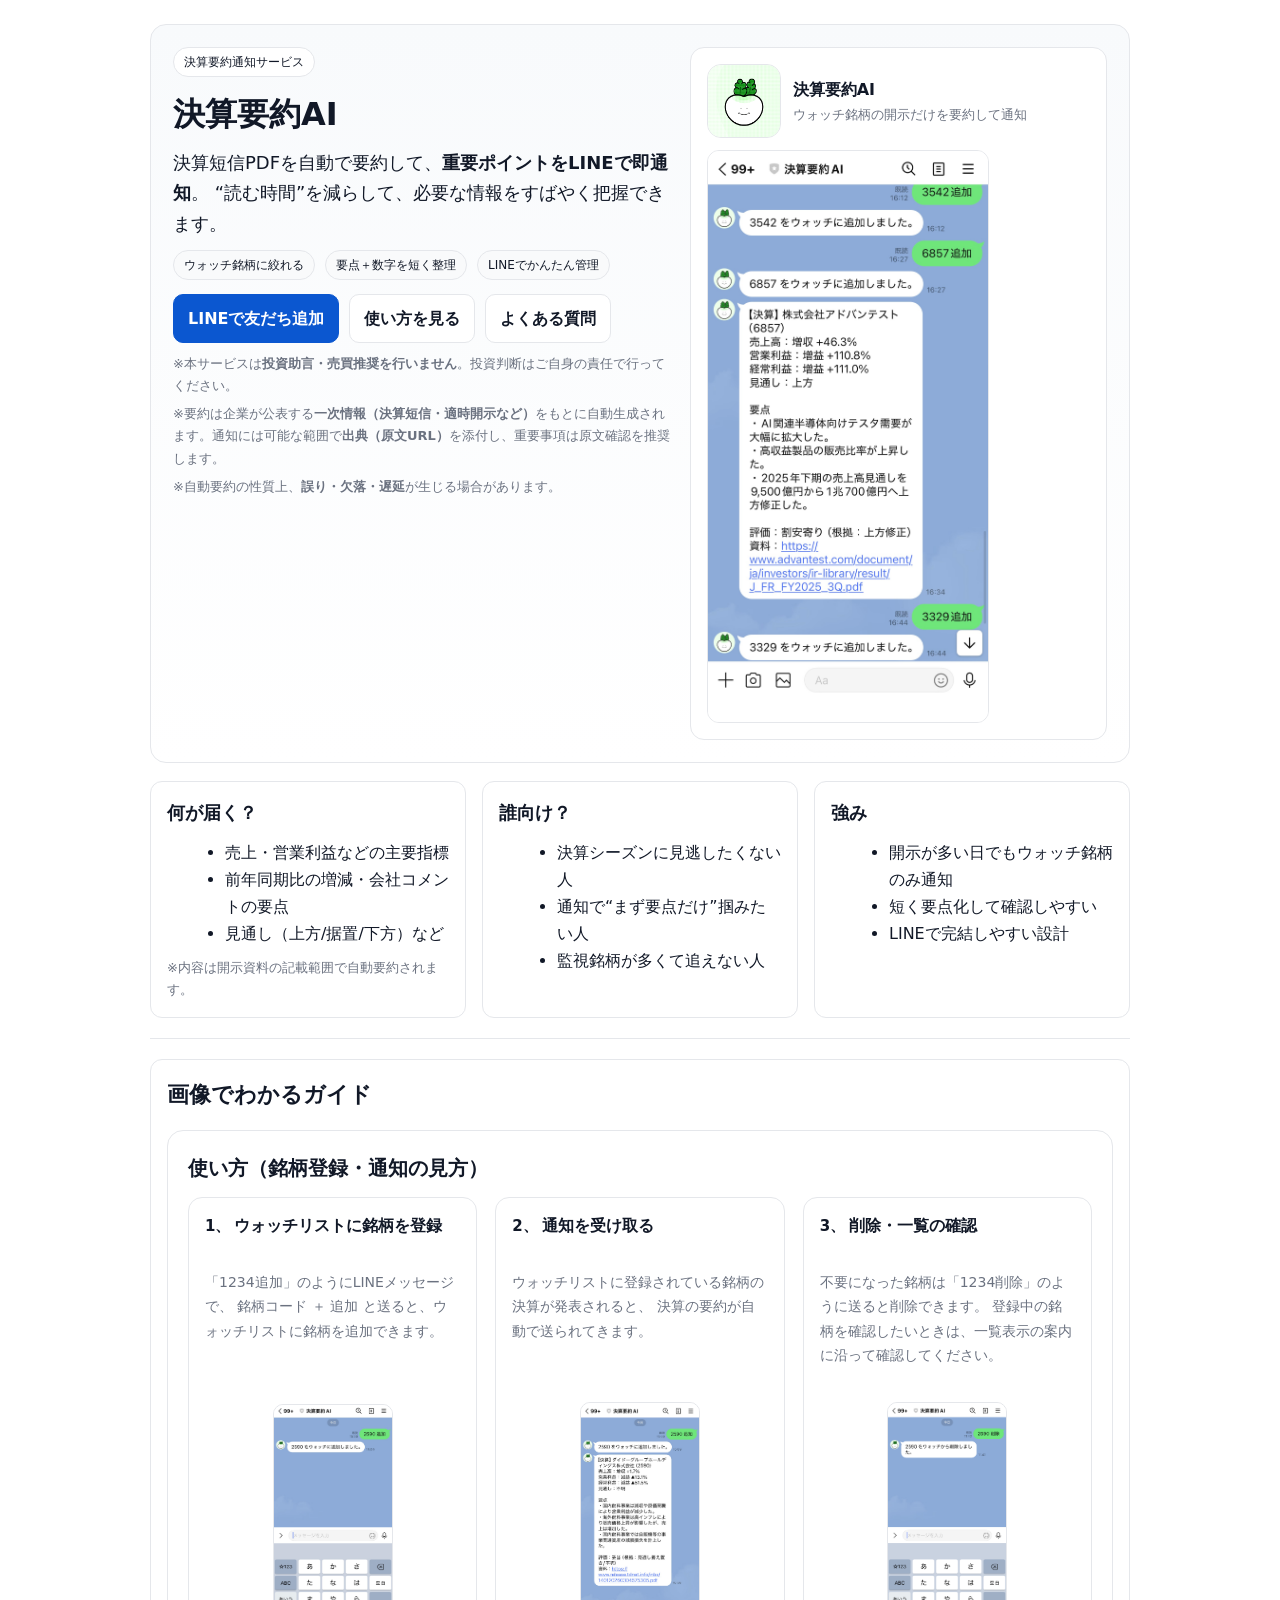
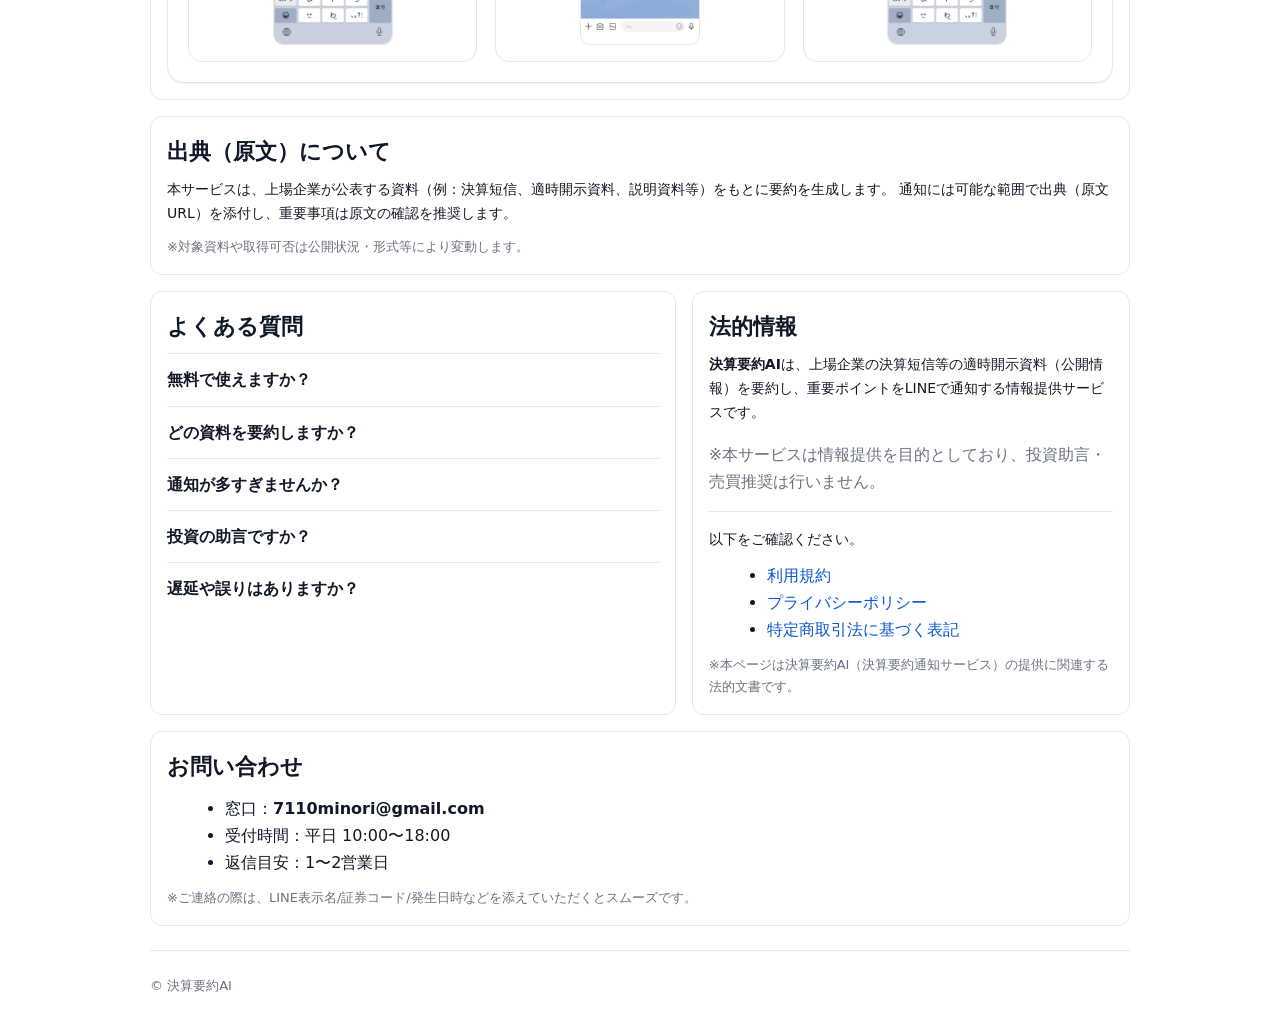
<file: index.html>
<!doctype html>
<html lang="ja">
<head>
  <meta charset="utf-8" />
  <meta name="viewport" content="width=device-width, initial-scale=1" />
  <title>決算要約AI｜決算短信をLINEに即通知</title>
  <meta name="description" content="決算要約AIは、決算短信PDFを自動で要約し、重要ポイントをLINEで通知するサービスです。ウォッチ銘柄に絞って見逃しを防ぎます。" />
  <link rel="stylesheet" href="./styles.css" />
</head>

<body>
  <header class="hero grid grid-2">
    <div>
      <span class="badge">決算要約通知サービス</span>

      <h1 class="h1">決算要約AI</h1>

      <p class="lead">
        決算短信PDFを自動で要約して、<b>重要ポイントをLINEで即通知</b>。
        “読む時間”を減らして、必要な情報をすばやく把握できます。
      </p>

      <div class="kpis">
        <span class="badge badge-kpi">ウォッチ銘柄に絞れる</span>
        <span class="badge badge-kpi">要点＋数字を短く整理</span>
        <span class="badge badge-kpi">LINEでかんたん管理</span>
      </div>

      <div class="hero-actions">
        <a class="btn" href="https://lin.ee/D2s4wj0" target="_blank" rel="noopener noreferrer" aria-label="LINEで友だち追加">LINEで友だち追加</a>
        <a class="btn-sub" href="#guide">使い方を見る</a>
        <a class="btn-sub" href="#faq">よくある質問</a>
      </div>

      <div class="note muted">
        <p class="note-p">
          ※本サービスは<strong>投資助言・売買推奨を行いません</strong>。投資判断はご自身の責任で行ってください。
        </p>
        <p class="note-p">
          ※要約は企業が公表する<strong>一次情報（決算短信・適時開示など）</strong>をもとに自動生成されます。通知には可能な範囲で<strong>出典（原文URL）</strong>を添付し、重要事項は原文確認を推奨します。
        </p>
        <p class="note-p last">
          ※自動要約の性質上、<strong>誤り・欠落・遅延</strong>が生じる場合があります。
        </p>
      </div>
    </div>

    <div class="media" aria-label="サービス画像">
      <div class="media-head">
        <img class="logo" src="./assets/icon.PNG" alt="決算要約AIロゴ">
        <div>
          <div class="price">決算要約AI</div>
          <div class="muted subtext">ウォッチ銘柄の開示だけを要約して通知</div>
        </div>
      </div>

      <div class="media-hero">
        <img class="hero-image" src="./assets/hero.jpeg" alt="サービスイメージ">
      </div>
    </div>
  </header>

  <section class="section-top grid grid-3">
    <div class="box">
      <h2 class="h2">何が届く？</h2>
      <ul class="list-tight">
        <li>売上・営業利益などの主要指標</li>
        <li>前年同期比の増減・会社コメントの要点</li>
        <li>見通し（上方/据置/下方）など</li>
      </ul>
      <p class="muted tiny">※内容は開示資料の記載範囲で自動要約されます。</p>
    </div>

    <div class="box">
      <h2 class="h2">誰向け？</h2>
      <ul class="list-tight">
        <li>決算シーズンに見逃したくない人</li>
        <li>通知で“まず要点だけ”掴みたい人</li>
        <li>監視銘柄が多くて追えない人</li>
      </ul>
    </div>

    <div class="box">
      <h2 class="h2">強み</h2>
      <ul class="list-tight">
        <li>開示が多い日でもウォッチ銘柄のみ通知</li>
        <li>短く要点化して確認しやすい</li>
        <li>LINEで完結しやすい設計</li>
      </ul>
    </div>
  </section>

  <div class="hr"></div>

  <section id="guide" class="box mt-16">
    <h2 class="h2-xl">画像でわかるガイド</h2>

    <div class="guide-card">
      <h3>使い方（銘柄登録・通知の見方）</h3>

      <div class="step-rows">
        <div class="step-row">
          <div class="step-text">
            <div class="step-head">
              <span class="step-badge">1、</span><b>ウォッチリストに銘柄を登録</b>
            </div>
            <div class="muted">
              「1234追加」のようにLINEメッセージで、
              銘柄コード ＋ 追加
              と送ると、ウォッチリストに銘柄を追加できます。
            </div>
          </div>

          <div class="step-img-wrap">
            <a href="./assets/guide-how-1.PNG" target="_blank" rel="noopener">
              <img class="step-img" src="./assets/guide-how-1.PNG" alt="銘柄登録の画面">
            </a>
          </div>
        </div>

        <div class="step-row">
          <div class="step-text">
            <div class="step-head">
              <span class="step-badge">2、</span><b>通知を受け取る</b>
            </div>
            <div class="muted">
              ウォッチリストに登録されている銘柄の決算が発表されると、
              決算の要約が自動で送られてきます。
            </div>
          </div>

          <div class="step-img-wrap">
            <a href="./assets/guide-how-2.PNG" target="_blank" rel="noopener">
              <img class="step-img" src="./assets/guide-how-2.PNG" alt="通知の画面">
            </a>
          </div>
        </div>

        <div class="step-row">
          <div class="step-text">
            <div class="step-head">
              <span class="step-badge">3、</span><b>削除・一覧の確認</b>
            </div>
            <div class="muted">
              不要になった銘柄は「1234削除」のように送ると削除できます。
              登録中の銘柄を確認したいときは、一覧表示の案内に沿って確認してください。
            </div>
          </div>

          <div class="step-img-wrap">
            <a href="./assets/guide-how-3.PNG" target="_blank" rel="noopener">
              <img class="step-img" src="./assets/guide-how-3.PNG" alt="削除・一覧の画面">
            </a>
          </div>
        </div>
      </div>
    </div>
  </section>

  <section id="source" class="box mt-16">
    <h2 class="h2-xl">出典（原文）について</h2>
    <p class="p">
      本サービスは、上場企業が公表する資料（例：決算短信、適時開示資料、説明資料等）をもとに要約を生成します。
      通知には可能な範囲で出典（原文URL）を添付し、重要事項は原文の確認を推奨します。
    </p>
    <p class="muted tiny">※対象資料や取得可否は公開状況・形式等により変動します。</p>
  </section>

  <section id="faq" class="mt-16 grid grid-2">
    <div class="box">
      <h2 class="h2-xl">よくある質問</h2>

      <details>
        <summary>無料で使えますか？</summary>
        <p class="muted">はい。現在は無料でご利用いただけます。</p>
      </details>

      <details>
        <summary>どの資料を要約しますか？</summary>
        <p class="muted">上場企業が公表する決算短信・適時開示などの一次情報を対象にします。可能な範囲で原文URL（出典）を通知に含めます。</p>
      </details>

      <details>
        <summary>通知が多すぎませんか？</summary>
        <p class="muted">ウォッチリストに登録されている銘柄だけ通知されます。</p>
      </details>

      <details>
        <summary>投資の助言ですか？</summary>
        <p class="muted">いいえ。開示資料の要約を提供する情報提供サービスであり、投資判断はご自身でお願いします。</p>
      </details>

      <details>
        <summary>遅延や誤りはありますか？</summary>
        <p class="muted">自動要約および外部データ取得の都合上、誤り・欠落・遅延が生じる場合があります。重要事項は原文の確認を推奨します。</p>
      </details>
    </div>

    <div class="box">
      <h2 class="h2-xl">法的情報</h2>
      <p class="p"><strong>決算要約AI</strong>は、上場企業の決算短信等の適時開示資料（公開情報）を要約し、重要ポイントをLINEで通知する情報提供サービスです。</p>
      <p class="muted">※本サービスは情報提供を目的としており、投資助言・売買推奨は行いません。</p>

      <hr class="sep" />

      <p class="p">以下をご確認ください。</p>
      <ul class="list-tight">
        <li><a href="./terms.html">利用規約</a></li>
        <li><a href="./privacy.html">プライバシーポリシー</a></li>
        <li><a href="./tokushoho.html">特定商取引法に基づく表記</a></li>
      </ul>

      <p class="muted tiny">※本ページは決算要約AI（決算要約通知サービス）の提供に関連する法的文書です。</p>
    </div>
  </section>

  <section id="contact" class="box mt-16">
    <h2 class="h2-xl">お問い合わせ</h2>
    <ul class="list-tight">
      <li>窓口：<strong>7110minori@gmail.com</strong></li>
      <li>受付時間：平日 10:00〜18:00</li>
      <li>返信目安：1〜2営業日</li>
    </ul>
    <p class="muted tiny">※ご連絡の際は、LINE表示名/証券コード/発生日時などを添えていただくとスムーズです。</p>
  </section>

  <footer>
    <p class="muted tiny">© 決算要約AI</p>
  </footer>
</body>
</html>
</file>
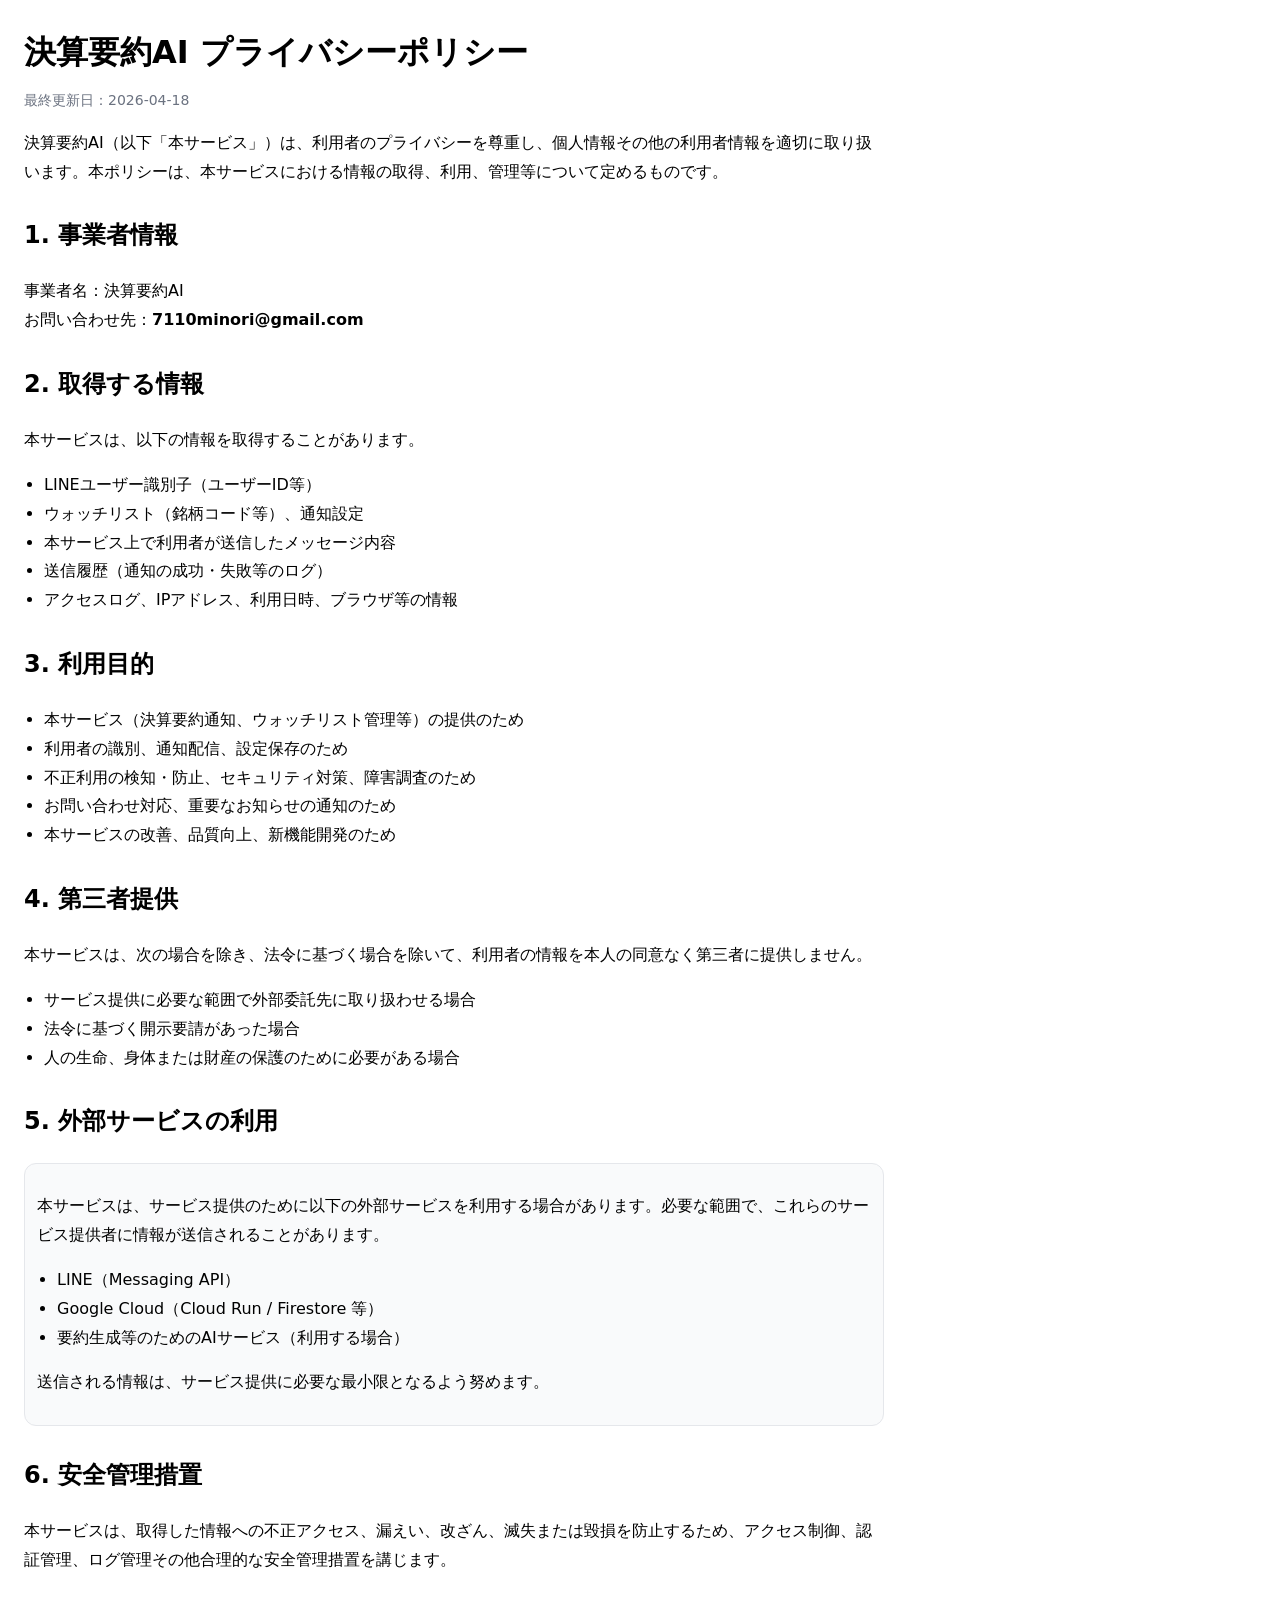
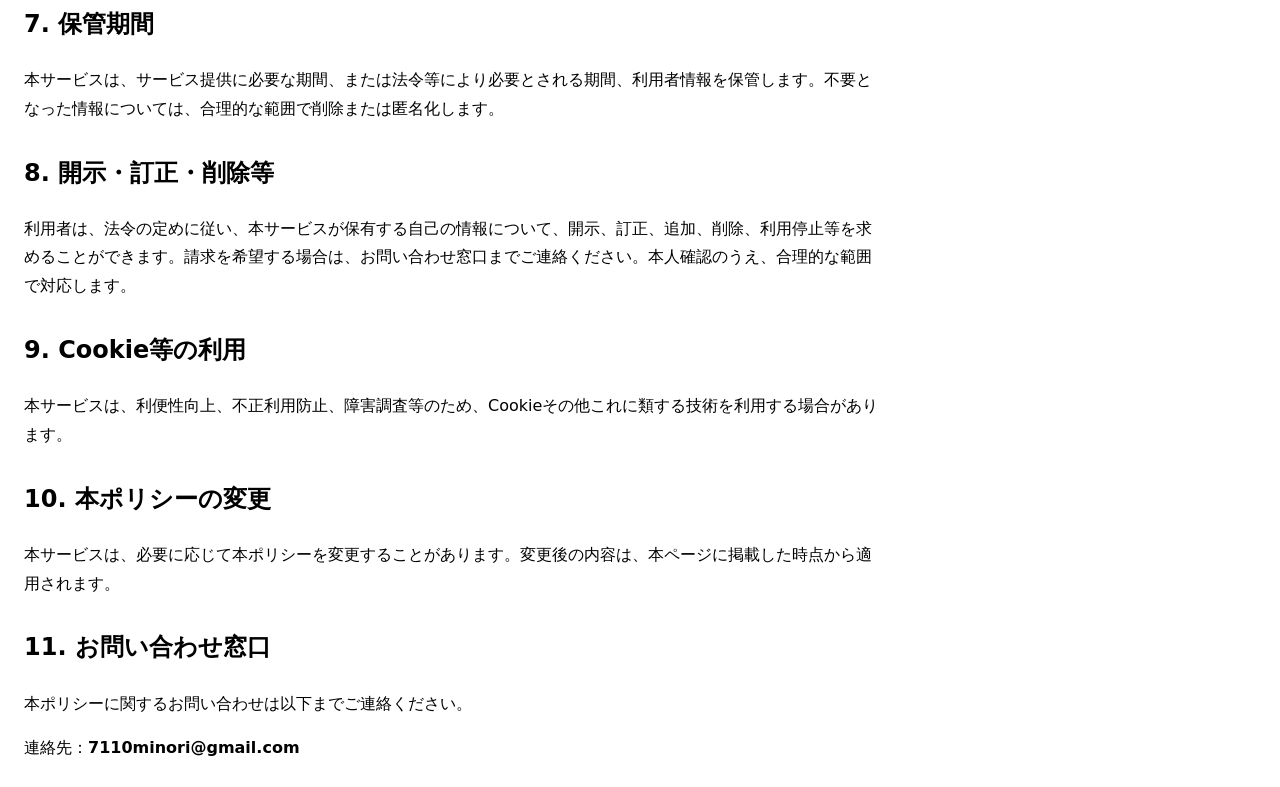
<file: privacy.html>
<!doctype html>
<html lang="ja">
<head>
  <meta charset="utf-8" />
  <meta name="viewport" content="width=device-width, initial-scale=1" />
  <title>決算要約AI プライバシーポリシー</title>
  <style>
    body{font-family:system-ui,-apple-system,"Hiragino Sans","Noto Sans JP",sans-serif;line-height:1.8;margin:24px;max-width:860px}
    h1{margin-bottom:0}
    .meta{color:#6b7280;font-size:14px;margin-top:6px}
    h2{margin-top:28px}
    ul,ol{padding-left:20px}
    .note{background:#f9fafb;border:1px solid #e5e7eb;border-radius:12px;padding:12px}
  </style>
</head>
<body>
  <h1>決算要約AI プライバシーポリシー</h1>
  <div class="meta">最終更新日：2026-04-18</div>

  <p>決算要約AI（以下「本サービス」）は、利用者のプライバシーを尊重し、個人情報その他の利用者情報を適切に取り扱います。本ポリシーは、本サービスにおける情報の取得、利用、管理等について定めるものです。</p>

  <h2>1. 事業者情報</h2>
  <p>
    事業者名：決算要約AI<br>
    お問い合わせ先：<strong>7110minori@gmail.com</strong>
  </p>

  <h2>2. 取得する情報</h2>
  <p>本サービスは、以下の情報を取得することがあります。</p>
  <ul>
    <li>LINEユーザー識別子（ユーザーID等）</li>
    <li>ウォッチリスト（銘柄コード等）、通知設定</li>
    <li>本サービス上で利用者が送信したメッセージ内容</li>
    <li>送信履歴（通知の成功・失敗等のログ）</li>
    <li>アクセスログ、IPアドレス、利用日時、ブラウザ等の情報</li>
  </ul>

  <h2>3. 利用目的</h2>
  <ul>
    <li>本サービス（決算要約通知、ウォッチリスト管理等）の提供のため</li>
    <li>利用者の識別、通知配信、設定保存のため</li>
    <li>不正利用の検知・防止、セキュリティ対策、障害調査のため</li>
    <li>お問い合わせ対応、重要なお知らせの通知のため</li>
    <li>本サービスの改善、品質向上、新機能開発のため</li>
  </ul>

  <h2>4. 第三者提供</h2>
  <p>本サービスは、次の場合を除き、法令に基づく場合を除いて、利用者の情報を本人の同意なく第三者に提供しません。</p>
  <ul>
    <li>サービス提供に必要な範囲で外部委託先に取り扱わせる場合</li>
    <li>法令に基づく開示要請があった場合</li>
    <li>人の生命、身体または財産の保護のために必要がある場合</li>
  </ul>

  <h2>5. 外部サービスの利用</h2>
  <div class="note">
    <p>本サービスは、サービス提供のために以下の外部サービスを利用する場合があります。必要な範囲で、これらのサービス提供者に情報が送信されることがあります。</p>
    <ul>
      <li>LINE（Messaging API）</li>
      <li>Google Cloud（Cloud Run / Firestore 等）</li>
      <li>要約生成等のためのAIサービス（利用する場合）</li>
    </ul>
    <p>送信される情報は、サービス提供に必要な最小限となるよう努めます。</p>
  </div>

  <h2>6. 安全管理措置</h2>
  <p>本サービスは、取得した情報への不正アクセス、漏えい、改ざん、滅失または毀損を防止するため、アクセス制御、認証管理、ログ管理その他合理的な安全管理措置を講じます。</p>

  <h2>7. 保管期間</h2>
  <p>本サービスは、サービス提供に必要な期間、または法令等により必要とされる期間、利用者情報を保管します。不要となった情報については、合理的な範囲で削除または匿名化します。</p>

  <h2>8. 開示・訂正・削除等</h2>
  <p>利用者は、法令の定めに従い、本サービスが保有する自己の情報について、開示、訂正、追加、削除、利用停止等を求めることができます。請求を希望する場合は、お問い合わせ窓口までご連絡ください。本人確認のうえ、合理的な範囲で対応します。</p>

  <h2>9. Cookie等の利用</h2>
  <p>本サービスは、利便性向上、不正利用防止、障害調査等のため、Cookieその他これに類する技術を利用する場合があります。</p>

  <h2>10. 本ポリシーの変更</h2>
  <p>本サービスは、必要に応じて本ポリシーを変更することがあります。変更後の内容は、本ページに掲載した時点から適用されます。</p>

  <h2>11. お問い合わせ窓口</h2>
  <p>本ポリシーに関するお問い合わせは以下までご連絡ください。</p>
  <p>連絡先：<strong>7110minori@gmail.com</strong></p>
</body>
</html>
</file>
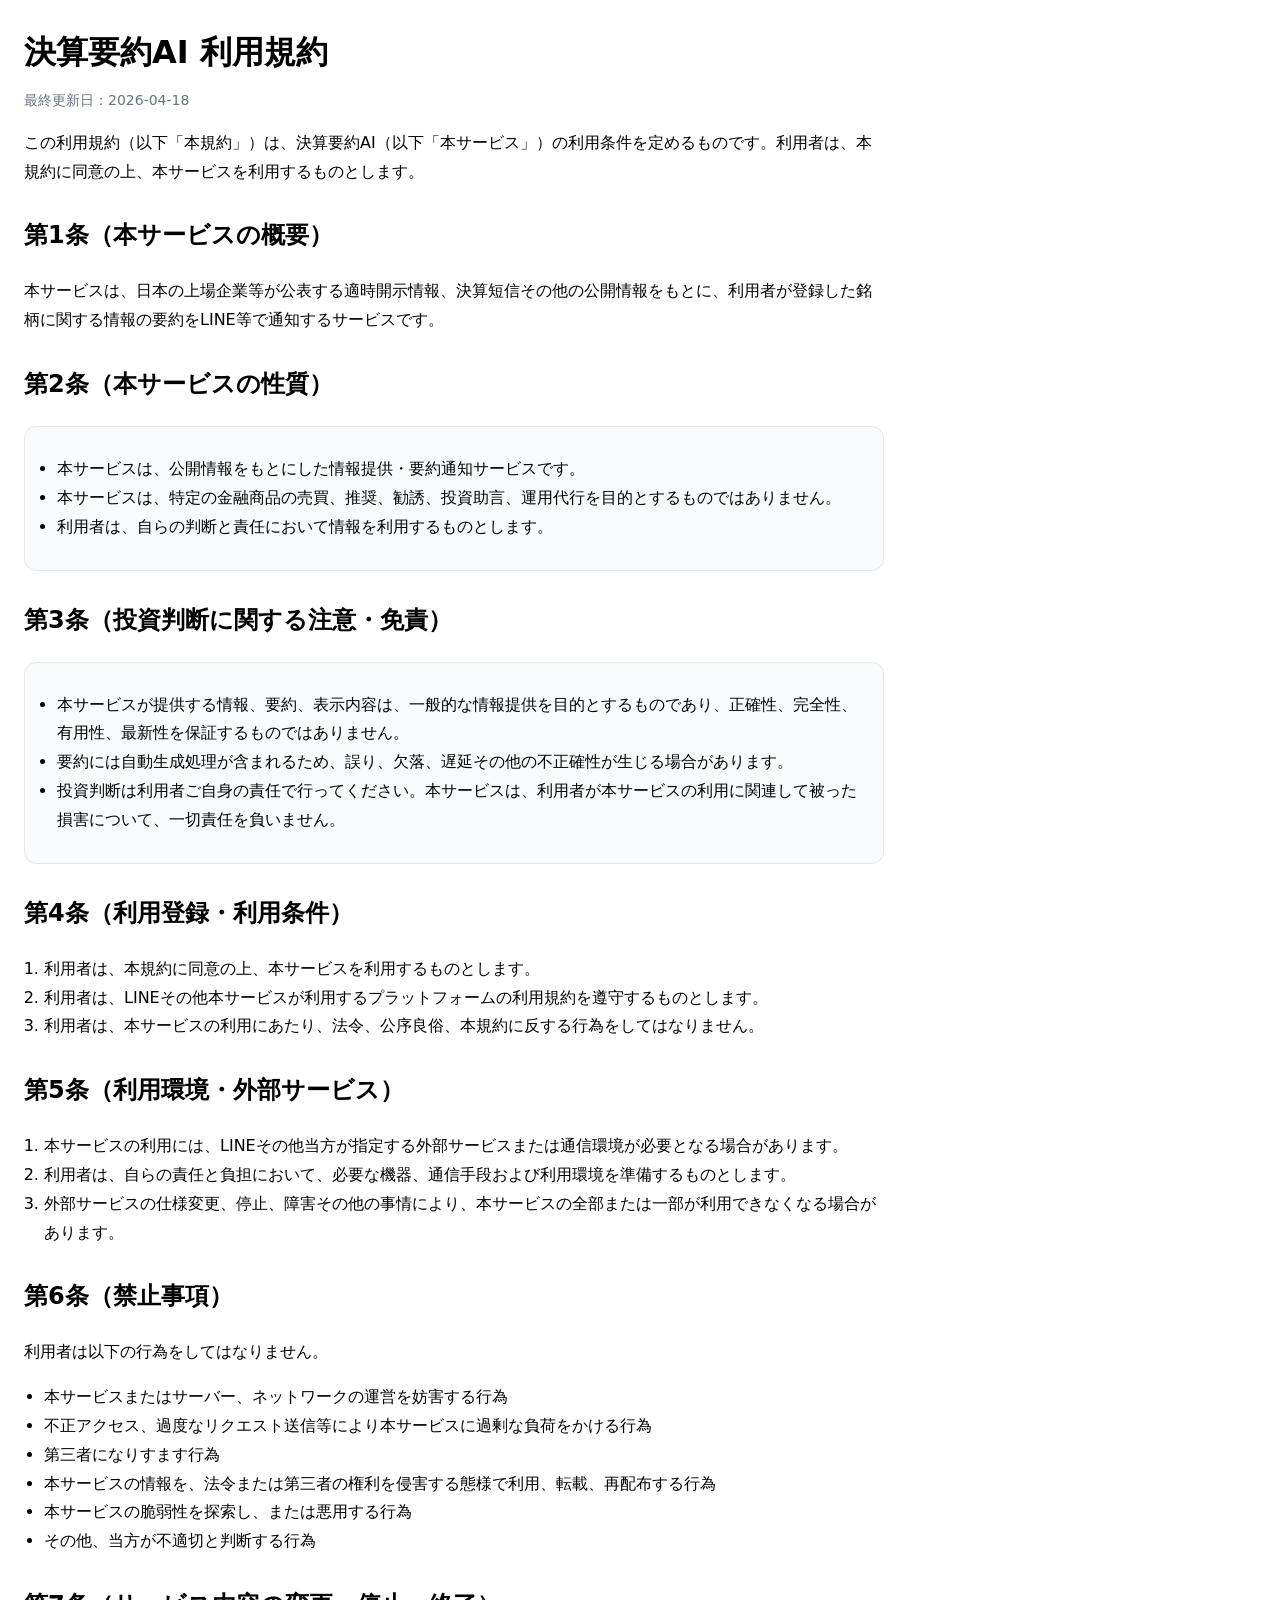
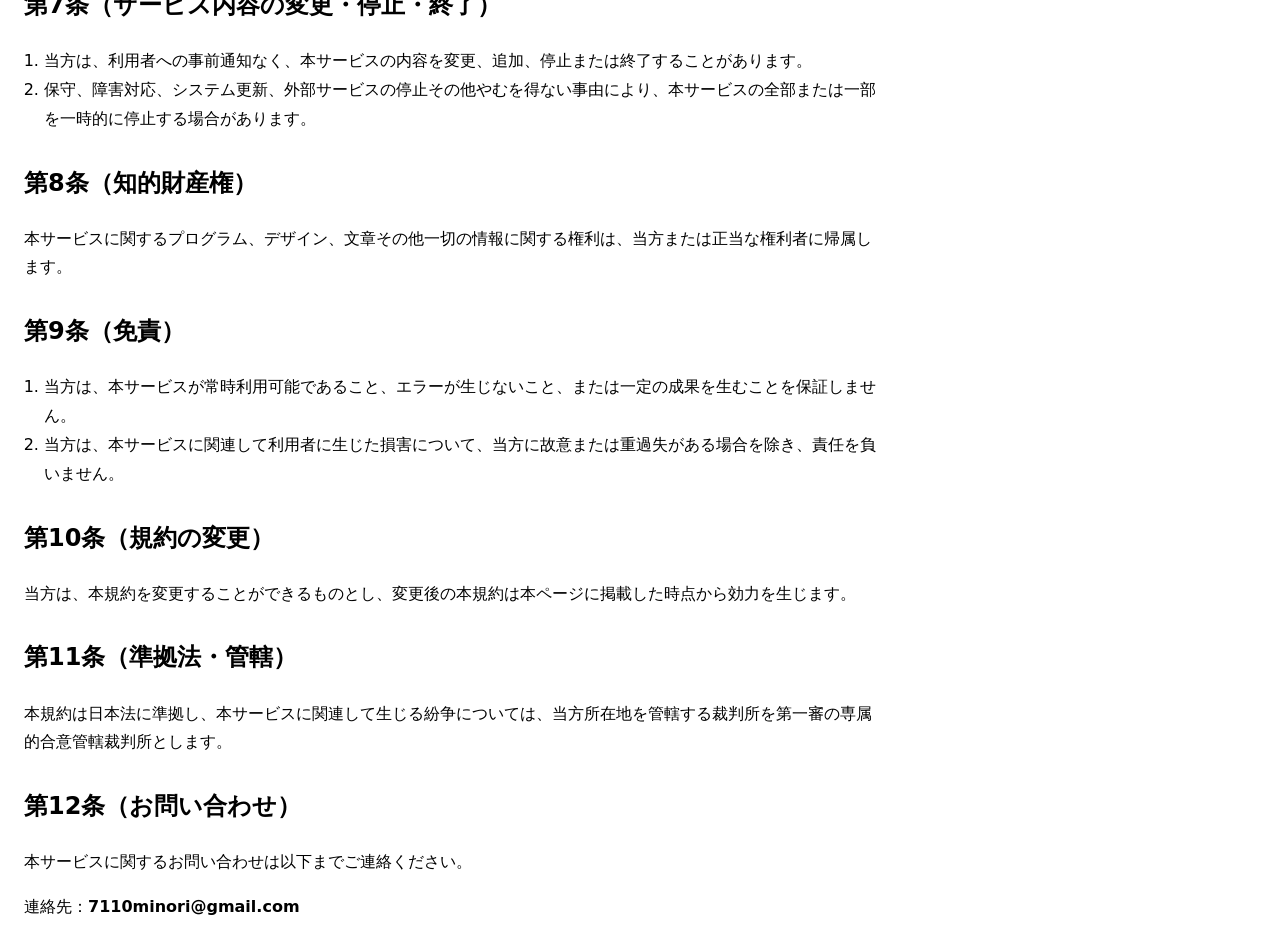
<file: terms.html>
<!doctype html>
<html lang="ja">
<head>
  <meta charset="utf-8" />
  <meta name="viewport" content="width=device-width, initial-scale=1" />
  <title>決算要約AI 利用規約</title>
  <style>
    body{font-family:system-ui,-apple-system,"Hiragino Sans","Noto Sans JP",sans-serif;line-height:1.8;margin:24px;max-width:860px}
    h1{margin-bottom:0}
    .meta{color:#6b7280;font-size:14px;margin-top:6px}
    h2{margin-top:28px}
    ol,ul{padding-left:20px}
    .note{background:#f9fafb;border:1px solid #e5e7eb;border-radius:12px;padding:12px}
  </style>
</head>
<body>
  <h1>決算要約AI 利用規約</h1>
  <div class="meta">最終更新日：2026-04-18</div>

  <p>この利用規約（以下「本規約」）は、決算要約AI（以下「本サービス」）の利用条件を定めるものです。利用者は、本規約に同意の上、本サービスを利用するものとします。</p>

  <h2>第1条（本サービスの概要）</h2>
  <p>本サービスは、日本の上場企業等が公表する適時開示情報、決算短信その他の公開情報をもとに、利用者が登録した銘柄に関する情報の要約をLINE等で通知するサービスです。</p>

  <h2>第2条（本サービスの性質）</h2>
  <div class="note">
    <ul>
      <li>本サービスは、公開情報をもとにした情報提供・要約通知サービスです。</li>
      <li>本サービスは、特定の金融商品の売買、推奨、勧誘、投資助言、運用代行を目的とするものではありません。</li>
      <li>利用者は、自らの判断と責任において情報を利用するものとします。</li>
    </ul>
  </div>

  <h2>第3条（投資判断に関する注意・免責）</h2>
  <div class="note">
    <ul>
      <li>本サービスが提供する情報、要約、表示内容は、一般的な情報提供を目的とするものであり、正確性、完全性、有用性、最新性を保証するものではありません。</li>
      <li>要約には自動生成処理が含まれるため、誤り、欠落、遅延その他の不正確性が生じる場合があります。</li>
      <li>投資判断は利用者ご自身の責任で行ってください。本サービスは、利用者が本サービスの利用に関連して被った損害について、一切責任を負いません。</li>
    </ul>
  </div>

  <h2>第4条（利用登録・利用条件）</h2>
  <ol>
    <li>利用者は、本規約に同意の上、本サービスを利用するものとします。</li>
    <li>利用者は、LINEその他本サービスが利用するプラットフォームの利用規約を遵守するものとします。</li>
    <li>利用者は、本サービスの利用にあたり、法令、公序良俗、本規約に反する行為をしてはなりません。</li>
  </ol>

  <h2>第5条（利用環境・外部サービス）</h2>
  <ol>
    <li>本サービスの利用には、LINEその他当方が指定する外部サービスまたは通信環境が必要となる場合があります。</li>
    <li>利用者は、自らの責任と負担において、必要な機器、通信手段および利用環境を準備するものとします。</li>
    <li>外部サービスの仕様変更、停止、障害その他の事情により、本サービスの全部または一部が利用できなくなる場合があります。</li>
  </ol>

  <h2>第6条（禁止事項）</h2>
  <p>利用者は以下の行為をしてはなりません。</p>
  <ul>
    <li>本サービスまたはサーバー、ネットワークの運営を妨害する行為</li>
    <li>不正アクセス、過度なリクエスト送信等により本サービスに過剰な負荷をかける行為</li>
    <li>第三者になりすます行為</li>
    <li>本サービスの情報を、法令または第三者の権利を侵害する態様で利用、転載、再配布する行為</li>
    <li>本サービスの脆弱性を探索し、または悪用する行為</li>
    <li>その他、当方が不適切と判断する行為</li>
  </ul>

  <h2>第7条（サービス内容の変更・停止・終了）</h2>
  <ol>
    <li>当方は、利用者への事前通知なく、本サービスの内容を変更、追加、停止または終了することがあります。</li>
    <li>保守、障害対応、システム更新、外部サービスの停止その他やむを得ない事由により、本サービスの全部または一部を一時的に停止する場合があります。</li>
  </ol>

  <h2>第8条（知的財産権）</h2>
  <p>本サービスに関するプログラム、デザイン、文章その他一切の情報に関する権利は、当方または正当な権利者に帰属します。</p>

  <h2>第9条（免責）</h2>
  <ol>
    <li>当方は、本サービスが常時利用可能であること、エラーが生じないこと、または一定の成果を生むことを保証しません。</li>
    <li>当方は、本サービスに関連して利用者に生じた損害について、当方に故意または重過失がある場合を除き、責任を負いません。</li>
  </ol>

  <h2>第10条（規約の変更）</h2>
  <p>当方は、本規約を変更することができるものとし、変更後の本規約は本ページに掲載した時点から効力を生じます。</p>

  <h2>第11条（準拠法・管轄）</h2>
  <p>本規約は日本法に準拠し、本サービスに関連して生じる紛争については、当方所在地を管轄する裁判所を第一審の専属的合意管轄裁判所とします。</p>

  <h2>第12条（お問い合わせ）</h2>
  <p>本サービスに関するお問い合わせは以下までご連絡ください。</p>
  <p>連絡先：<strong>7110minori@gmail.com</strong></p>
</body>
</html>
</file>
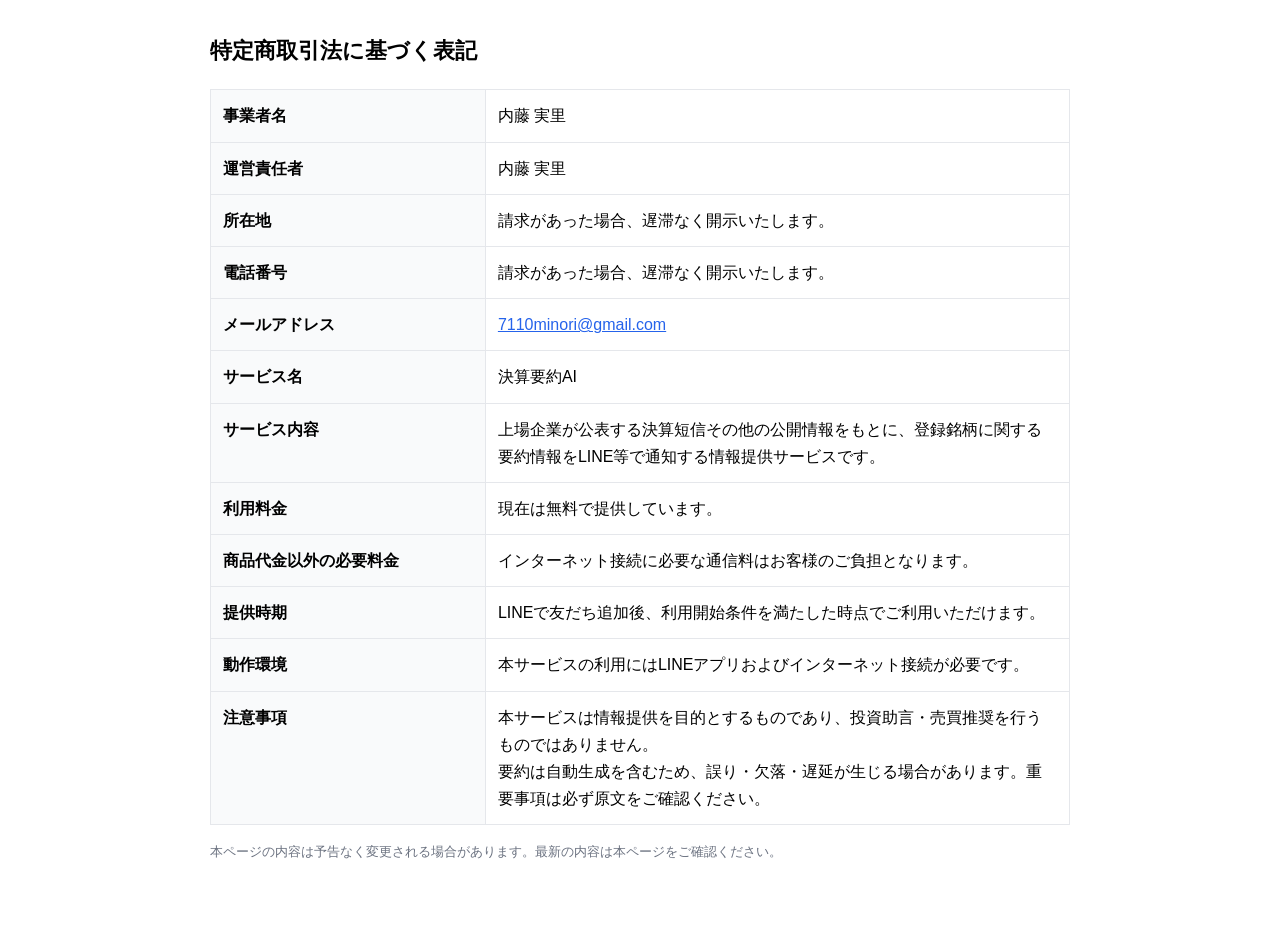
<file: tokushoho.html>
<!doctype html>
<html lang="ja">
<head>
  <meta charset="utf-8" />
  <meta name="viewport" content="width=device-width, initial-scale=1" />
  <title>特定商取引法に基づく表記 | 決算要約AI</title>
  <style>
    body { font-family: -apple-system,BlinkMacSystemFont,"Segoe UI",Roboto,"Noto Sans JP","Hiragino Sans",sans-serif; line-height: 1.7; margin: 0; }
    .wrap { max-width: 860px; margin: 0 auto; padding: 24px 16px 56px; }
    h1 { font-size: 22px; margin: 8px 0 20px; }
    table { width: 100%; border-collapse: collapse; }
    th, td { border: 1px solid #e5e7eb; padding: 12px; vertical-align: top; }
    th { width: 32%; background: #f9fafb; text-align: left; }
    .note { color:#6b7280; font-size: 13px; margin-top: 16px; }
    a { color: #2563eb; }
  </style>
</head>
<body>
  <div class="wrap">
    <h1>特定商取引法に基づく表記</h1>

    <table>
      <tr>
        <th>事業者名</th>
        <td>内藤 実里</td>
      </tr>
      <tr>
        <th>運営責任者</th>
        <td>内藤 実里</td>
      </tr>
      <tr>
        <th>所在地</th>
        <td>
          請求があった場合、遅滞なく開示いたします。
        </td>
      </tr>
      <tr>
        <th>電話番号</th>
        <td>
          請求があった場合、遅滞なく開示いたします。
        </td>
      </tr>
      <tr>
        <th>メールアドレス</th>
        <td><a href="mailto:7110minori@gmail.com">7110minori@gmail.com</a></td>
      </tr>
      <tr>
        <th>サービス名</th>
        <td>決算要約AI</td>
      </tr>
      <tr>
        <th>サービス内容</th>
        <td>
          上場企業が公表する決算短信その他の公開情報をもとに、登録銘柄に関する要約情報をLINE等で通知する情報提供サービスです。
        </td>
      </tr>
      <tr>
        <th>利用料金</th>
        <td>現在は無料で提供しています。</td>
      </tr>
      <tr>
        <th>商品代金以外の必要料金</th>
        <td>インターネット接続に必要な通信料はお客様のご負担となります。</td>
      </tr>
      <tr>
        <th>提供時期</th>
        <td>LINEで友だち追加後、利用開始条件を満たした時点でご利用いただけます。</td>
      </tr>
      <tr>
        <th>動作環境</th>
        <td>本サービスの利用にはLINEアプリおよびインターネット接続が必要です。</td>
      </tr>
      <tr>
        <th>注意事項</th>
        <td>
          本サービスは情報提供を目的とするものであり、投資助言・売買推奨を行うものではありません。<br />
          要約は自動生成を含むため、誤り・欠落・遅延が生じる場合があります。重要事項は必ず原文をご確認ください。
        </td>
      </tr>
    </table>

    <p class="note">
      本ページの内容は予告なく変更される場合があります。最新の内容は本ページをご確認ください。
    </p>
  </div>
</body>
</html>
</file>
<file: styles.css>
body{
  font-family:system-ui,-apple-system,"Hiragino Sans","Noto Sans JP",sans-serif;
  line-height:1.7;
  margin:24px auto;
  max-width:980px;
  font-size:16px;
  color:#111827;
  background:#ffffff;
}

a{
  color:#0b57d0;
  text-decoration:none;
}

a:hover{
  text-decoration:underline;
}

.muted{
  color:#6b7280;
}

img{
  max-width:100%;
  height:auto;
}

.box{
  padding:16px;
  border:1px solid #e5e7eb;
  border-radius:12px;
  background:#fff;
}

.hero{
  padding:22px;
  border:1px solid #e5e7eb;
  border-radius:16px;
  background:linear-gradient(180deg,#f8fafc,#ffffff);
}

.grid{
  display:grid;
  gap:16px;
}

@media (min-width:860px){
  .grid-2{
    grid-template-columns:1.2fr 1fr;
  }

  .grid-3{
    grid-template-columns:repeat(3,1fr);
  }
}

.badge{
  display:inline-block;
  padding:4px 10px;
  border:1px solid #e5e7eb;
  border-radius:999px;
  font-size:12px;
  background:#fff;
}

.badge-kpi{
  background:#f9fafb;
}

.btn{
  display:inline-block;
  padding:10px 14px;
  border-radius:10px;
  border:1px solid #0b57d0;
  background:#0b57d0;
  color:#fff;
  font-weight:600;
}

.btn:hover{
  opacity:.92;
  text-decoration:none;
}

.btn-sub{
  display:inline-block;
  padding:10px 14px;
  border-radius:10px;
  border:1px solid #e5e7eb;
  background:#fff;
  color:#111827;
  font-weight:600;
}

.btn-sub:hover{
  text-decoration:none;
  background:#f9fafb;
}

.kpis{
  display:flex;
  flex-wrap:wrap;
  gap:10px;
  margin-top:10px;
}

.media{
  border:1px solid #e5e7eb;
  border-radius:14px;
  padding:16px;
  background:#fff;
  width:fit-content;
  max-width:100%;
  margin:0 auto;
}

.hero-image{
  width:min(280px, 100%);
  border-radius:12px;
  border:1px solid #e5e7eb;
  display:block;
}

.list-tight{
  margin:10px 0 0 18px;
}

.hr{
  height:1px;
  background:#e5e7eb;
  margin:20px 0;
}

footer{
  margin-top:24px;
  padding-top:14px;
  border-top:1px solid #e5e7eb;
}

.h1{
  margin:10px 0 6px;
}

.h2{
  margin:0 0 6px;
  font-size:18px;
}

.h2-xl{
  margin:0 0 8px;
  font-size:22px;
}

.lead{
  margin:0 0 10px;
  font-size:18px;
}

.hero-actions{
  margin-top:14px;
  display:flex;
  gap:10px;
  flex-wrap:wrap;
}

.note{
  margin-top:10px;
  font-size:13px;
}

.note-p{
  margin:0 0 6px;
}

.note-p.last{
  margin:0;
}

.media-head{
  display:flex;
  align-items:center;
  gap:12px;
  flex-wrap:wrap;
}

.logo{
  width:72px;
  height:72px;
  border-radius:14px;
  border:1px solid #e5e7eb;
  background:#fff;
}

.price{
  font-weight:700;
}

.subtext{
  font-size:13px;
}

.media-hero{
  margin-top:12px;
}

.section-top{
  margin-top:18px;
}

.tiny{
  margin:10px 0 0;
  font-size:13px;
}

.p{
  margin:0 0 8px;
  font-size:14px;
}

.ol{
  margin:0 0 0 18px;
}

.mt-16{
  margin-top:16px;
}

.sep{
  border:none;
  border-top:1px solid #e5e7eb;
  margin:16px 0;
}

.actions{
  margin-top:12px;
}

details{
  border-top:1px solid #e5e7eb;
  padding:12px 0;
}

details:first-of-type{
  margin-top:8px;
}

summary{
  cursor:pointer;
  font-weight:600;
  color:#111827;
  list-style:none;
}

summary::-webkit-details-marker{
  display:none;
}

details p{
  margin:8px 0 0;
}

/* ===== GUIDE ===== */
#guide .guide-card{
  border:1px solid #e5e7eb;
  border-radius:16px;
  background:#fff;
  padding:20px;
  margin-top:16px;
  box-shadow:0 1px 0 rgba(17,24,39,.04);
}

#guide .guide-card h3{
  font-size:20px;
  margin:0 0 12px;
}

#guide .guide-desc{
  margin:0 0 14px;
  font-size:14px;
  color:#6b7280;
}

#guide .step-rows{
  display:grid;
  grid-template-columns:1fr;
  gap:16px;
  align-items:stretch;
}

#guide .step-row{
  display:flex;
  flex-direction:column;
  justify-content:flex-start;
  gap:12px;
  border:1px solid #e5e7eb;
  border-radius:14px;
  padding:16px;
  background:#fff;
  min-height:100%;
  box-sizing:border-box;
}

#guide .step-text{
  font-size:16px;
  line-height:1.8;
  min-width:0;
  flex:1;
}

#guide .step-head{
  margin-bottom:8px;
  line-height:1.5;
  min-height:0;
}

#guide .step-head b{
  font-size:17px;
}

#guide .step-badge{
  display:inline-block;
  margin-right:4px;
  font-weight:700;
}

#guide .step-text .muted{
  font-size:14px;
  line-height:1.75;
  color:#6b7280;
  margin:0;
}

#guide .step-img-wrap{
  width:100%;
  display:flex;
  justify-content:center;
  align-items:flex-start;
  margin-top:auto;
}

#guide .step-img-wrap a{
  display:block;
  width:100%;
  text-align:center;
}

#guide .step-img{
  width:min(280px, 100%);
  max-width:100%;
  height:auto;
  display:block;
  margin:0 auto;
  border:1px solid #e5e7eb;
  border-radius:10px;
  background:#fff;
  box-sizing:border-box;
}

/* ===== PC ===== */
@media (min-width:860px){
  #guide .step-rows{
    grid-template-columns:repeat(3, minmax(0, 1fr));
    gap:18px;
    align-items:stretch;
  }

  #guide .step-row{
    height:100%;
    padding:16px;
  }

  #guide .step-text{
    width:100%;
    max-width:none;
    font-size:15px;
    line-height:1.8;
    flex:1;
  }

  #guide .step-head{
    min-height:48px;
  }

  #guide .step-head b{
    font-size:16px;
  }

  #guide .step-text .muted{
    font-size:14px;
    min-height:120px;
  }

  #guide .step-img-wrap{
    justify-content:center;
    margin-top:auto;
  }

  #guide .step-img-wrap a{
    width:120px;
    max-width:120px;
  }

  #guide .step-img{
    width:120px;
    max-width:120px;
    margin:0 auto;
  }
}

/* ===== タブレット ===== */
@media (min-width:769px) and (max-width:859px){
  #guide .step-rows{
    grid-template-columns:repeat(2, minmax(0, 1fr));
    gap:16px;
    align-items:stretch;
  }

  #guide .step-row{
    height:100%;
  }

  #guide .step-text{
    flex:1;
  }

  #guide .step-img-wrap{
    margin-top:auto;
    justify-content:center;
  }

  #guide .step-img-wrap a{
    width:140px;
    max-width:140px;
  }

  #guide .step-img{
    width:140px;
    max-width:140px;
    margin:0 auto;
  }
}

/* ===== スマホ ===== */
@media (max-width:768px){
  body{
    margin:16px;
  }

  .hero{
    padding:18px;
  }

  .box{
    padding:14px;
  }

  .lead{
    font-size:16px;
  }

  .h2-xl{
    font-size:20px;
  }

  #guide .guide-card{
    padding:16px;
  }

  #guide .step-rows{
    grid-template-columns:1fr;
    gap:14px;
  }

  #guide .step-row{
    padding:14px;
  }

  #guide .step-img-wrap{
    justify-content:center;
  }

  #guide .step-img-wrap a{
    width:auto;
    max-width:100%;
  }

  #guide .step-img{
    width:min(280px, calc(100vw - 80px));
    max-width:100%;
    margin:0 auto;
  }
}
</file>
